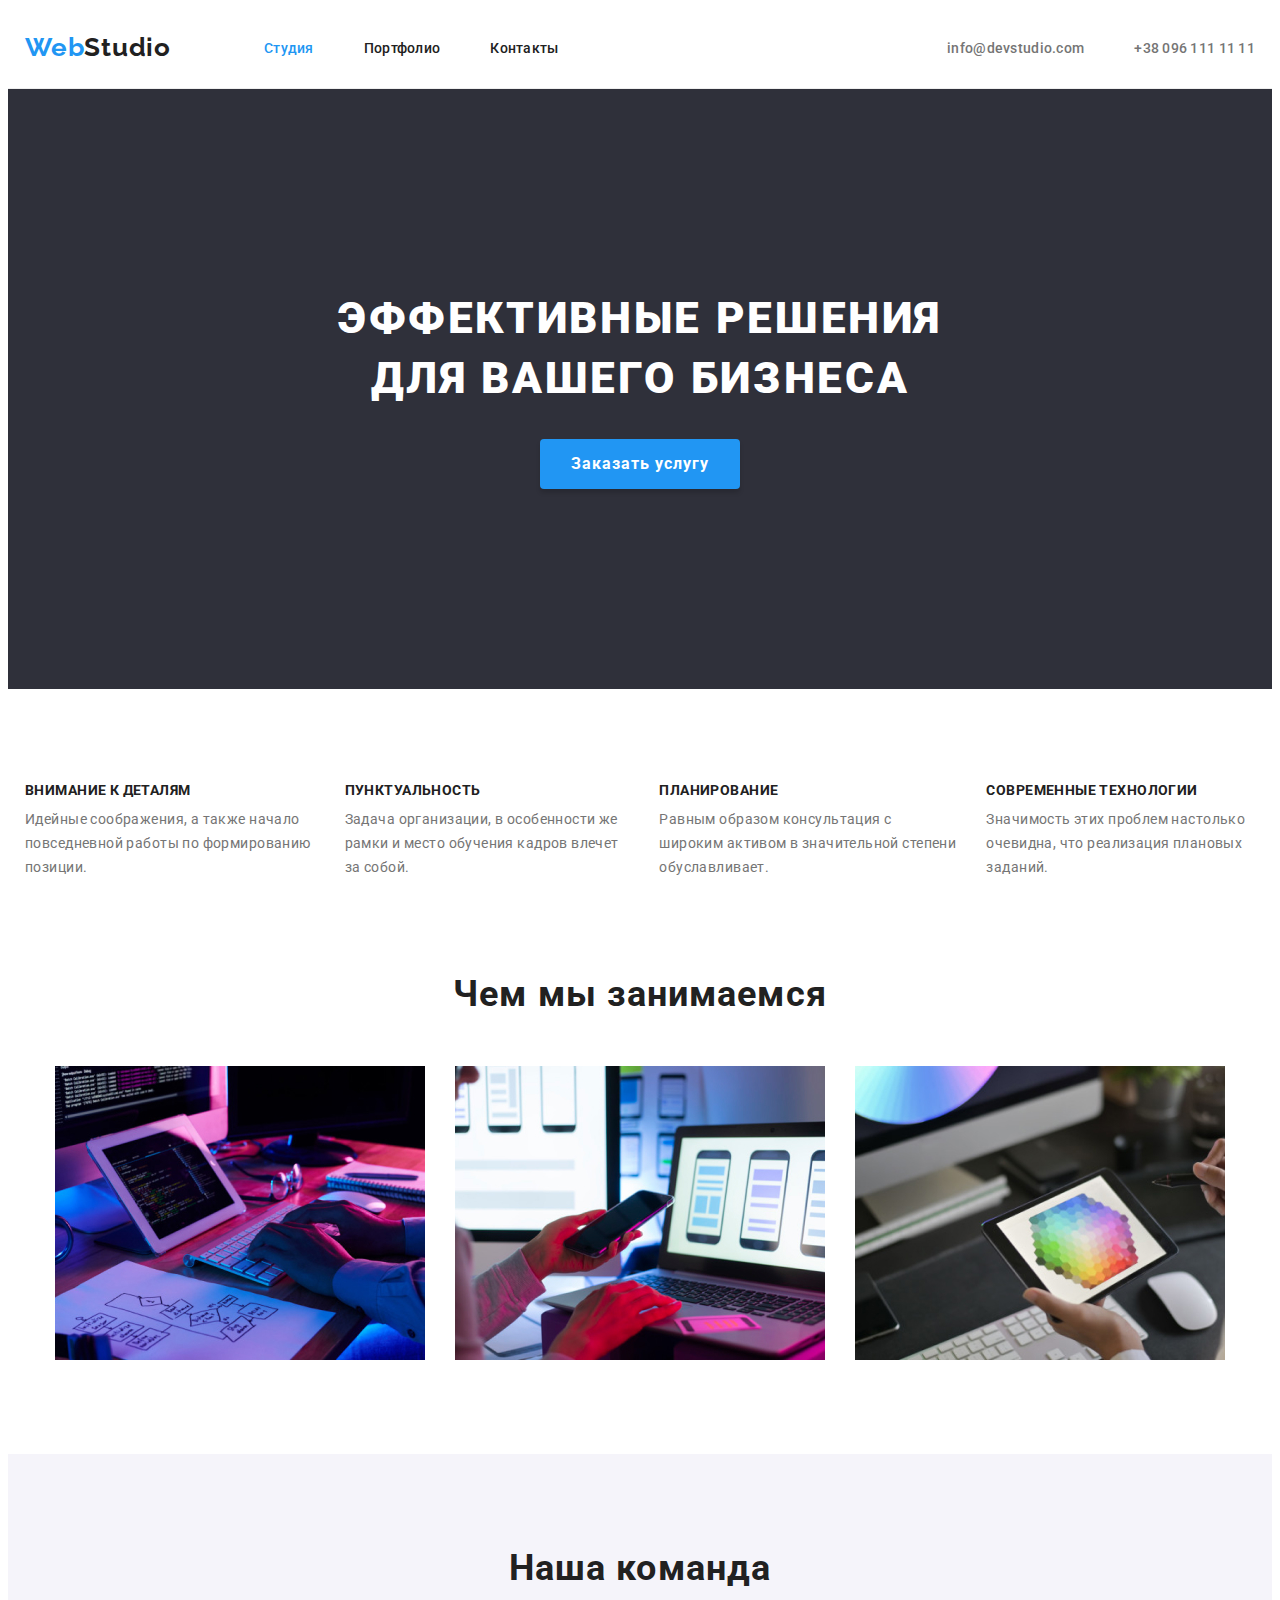
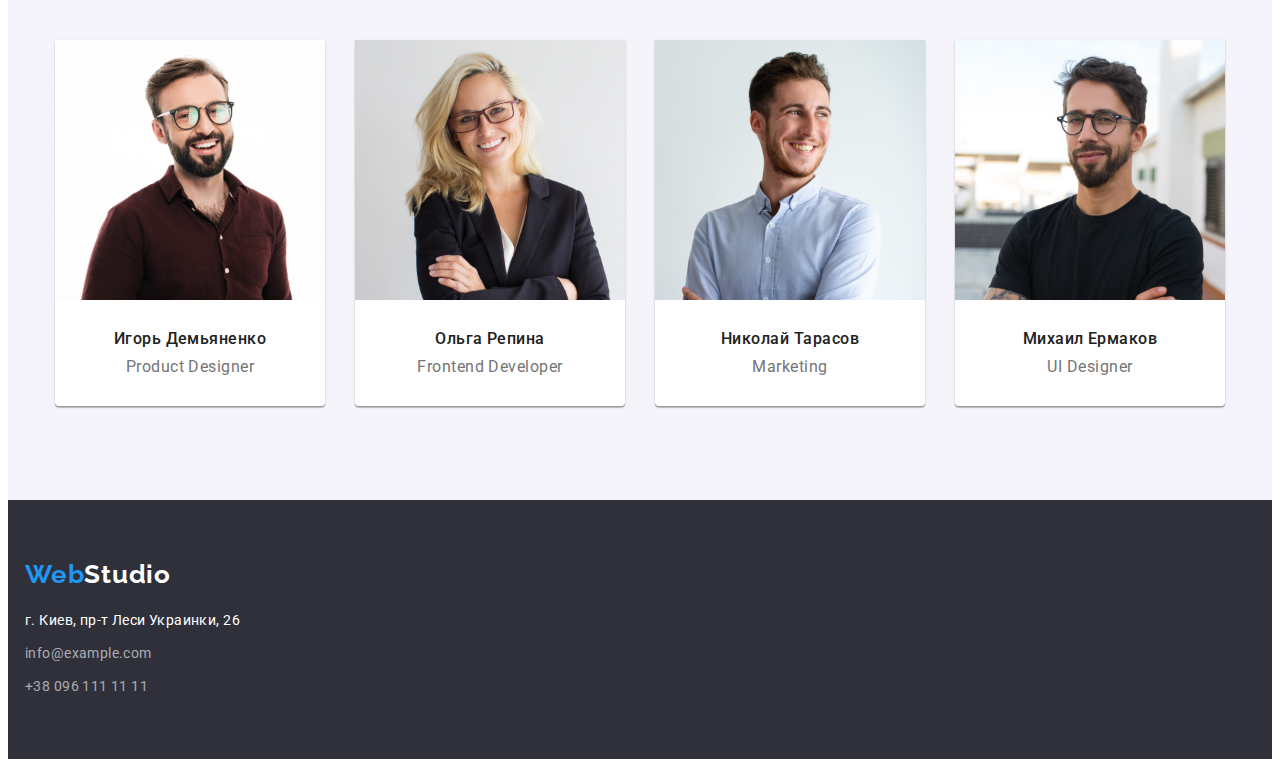
<file: index.html>
<!DOCTYPE html>
<html lang="ru">
  <head>
    <meta charset="UTF-8" />
    <meta http-equiv="X-UA-Compatible" content="IE=edge" />
    <meta name="viewport" content="width=device-width, initial-scale=1.0" />
    <link rel="preconnect" href="https://fonts.googleapis.com" />
    <link rel="preconnect" href="https://fonts.gstatic.com" crossorigin />
    <link
      href="https://fonts.googleapis.com/css2?family=Raleway:wght@700&family=Roboto:wght@400;500;700;900&display=swap"
      rel="stylesheet"
    />
    <link
      rel="stylesheet"
      href="https://cdnjs.cloudflare.com/ajax/libs/modern-normalize/1.1.0/modern-normalize.min.css"
      integrity="sha512-wpPYUAdjBVSE4KJnH1VR1HeZfpl1ub8YT/NKx4PuQ5NmX2tKuGu6U/JRp5y+Y8XG2tV+wKQpNHVUX03MfMFn9Q=="
      crossorigin="anonymous"
      referrerpolicy="no-referrer"
    />
    <link rel="stylesheet" href="./css/styles.css" />
    <title>WebStudio</title>
  </head>
  <!----------------------------------------Header site------------------------------------>
  <body>
    <header class="header">
      <div class="header container">
        <a href="./index.html" class="top-logo link">
          Web<span class="header-logo">Studio</span>
        </a>
        <nav class="header-nav">
          <ul class="header-nav-list list">
            <li class="header-nav-links"><a href="" class="link current">Студия</a></li>
            <li class="header-nav-links"><a href="./portfolio.html" class="link">Портфолио</a></li>
            <li class="header-nav-links"><a href="" class="link">Контакты</a></li>
          </ul>
        </nav>

        <ul class="header-contacts list">
          <li class="header-contacts-item">
            <a href="mailto:info@devstudio.com" class="header-email-first link"
              >info@devstudio.com</a
            >
          </li>
          <li class="header-contacts-item">
            <a href="tel:+380961111111" class="header-tel-first link">+38 096 111 11 11</a>
          </li>
        </ul>
      </div>
    </header>

    <main>
      <!--------------------------------------------Hero------------------------------->
      <section class="hero">
        <div class="container">
          <h1 class="hero-title">Эффективные решения для вашего бизнеса</h1>
          <button type="button" class="hero-button primary">Заказать услугу</button>
        </div>
      </section>
      <!--------------------------------------------Peculiarities--------------------->

      <section class="section peculiarities">
        <div class="container">
          <h2 class="visually-hidden">Особенности</h2>
          <ul class="peculiarities-list list">
            <li class="peculiarities-items">
              <h3 class="peculiarities-title">Внимание к деталям</h3>
              <p class="peculiarities-desc">
                Идейные соображения, а также начало повседневной работы по формированию позиции.
              </p>
            </li>
            <li class="peculiarities-items">
              <h3 class="peculiarities-title">Пунктуальность</h3>
              <p class="peculiarities-desc">
                Задача организации, в особенности же рамки и место обучения кадров влечет за собой.
              </p>
            </li>
            <li class="peculiarities-items">
              <h3 class="peculiarities-title">Планирование</h3>
              <p class="peculiarities-desc">
                Равным образом консультация с широким активом в значительной степени обуславливает.
              </p>
            </li>
            <li class="peculiarities-items">
              <h3 class="peculiarities-title">Современные технологии</h3>
              <p class="peculiarities-desc">
                Значимость этих проблем настолько очевидна, что реализация плановых заданий.
              </p>
            </li>
          </ul>
        </div>
      </section>
      <!--------------------------------------What are we doing--------------------------------------------------->
      <section class="section work">
        <div class="container">
          <h2 class="work-title">Чем мы занимаемся</h2>
          <ul class="work-list list">
            <li class="work-image">
              <img src="./images/img1.jpg" alt="Планшет" width="370" />
            </li>
            <li class="work-image">
              <img src="./images/img2.jpg" alt="Ноутбук" width="370" />
            </li>
            <li class="work-image">
              <img src="./images/img3.jpg" alt="Телефон" width="370" />
            </li>
          </ul>
        </div>
      </section>
      <!---------------------------------------Command-list------------------------------------>
      <section class="section command">
        <div class="container">
          <h2 class="command-title">Наша команда</h2>
          <ul class="command-list list">
            <li class="command-image">
              <img src="images/foto/img1.jpg" alt="Игорь" width="270" />
              <h3 class="name-title">Игорь Демьяненко</h3>
              <p lang="en" class="speciality-user">Product Designer</p>
            </li>
            <li class="command-image">
              <img src="images/foto/img2.jpg" alt="Ольга" width="270" />
              <h3 class="name-title">Ольга Репина</h3>
              <p lang="en" class="speciality-user">Frontend Developer</p>
            </li>
            <li class="command-image">
              <img src="images/foto/img3.jpg" alt="Николай" width="270" />
              <h3 class="name-title">Николай Тарасов</h3>
              <p lang="en" class="speciality-user">Marketing</p>
            </li>
            <li class="command-image">
              <img src="images/foto/img4.jpg" alt="Михаил" width="270" />
              <h3 class="name-title">Михаил Ермаков</h3>
              <p lang="en" class="speciality-user">UI Designer</p>
            </li>
          </ul>
        </div>
      </section>
    </main>

    <!------------------------------------------Footer----------------------------------------->
    <footer class="footer">
      <div class="container">
        <a href="./index.html" class="bottom-logo link">
          Web<span class="footer-logo">Studio</span>
        </a>
        <address class="footer-address">
          <ul class="footer-list list">
            <li class="footer-map">
              <a
                href="https://bit.ly/3pXMvUd"
                target="_blank"
                rel="noopener noreferrer"
                class="footer-map link"
                >г. Киев, пр-т Леси Украинки, 26</a
              >
            </li>
            <li class="footer-email">
              <a href="mailto:info@devstudio.com" class="footer-email link">info@example.com</a>
            </li>
            <li class="footer-tel">
              <a href="tel:+380961111111" class="footer-tel link">+38 096 111 11 11</a>
            </li>
          </ul>
        </address>
      </div>
    </footer>
  </body>
</html>
</file>
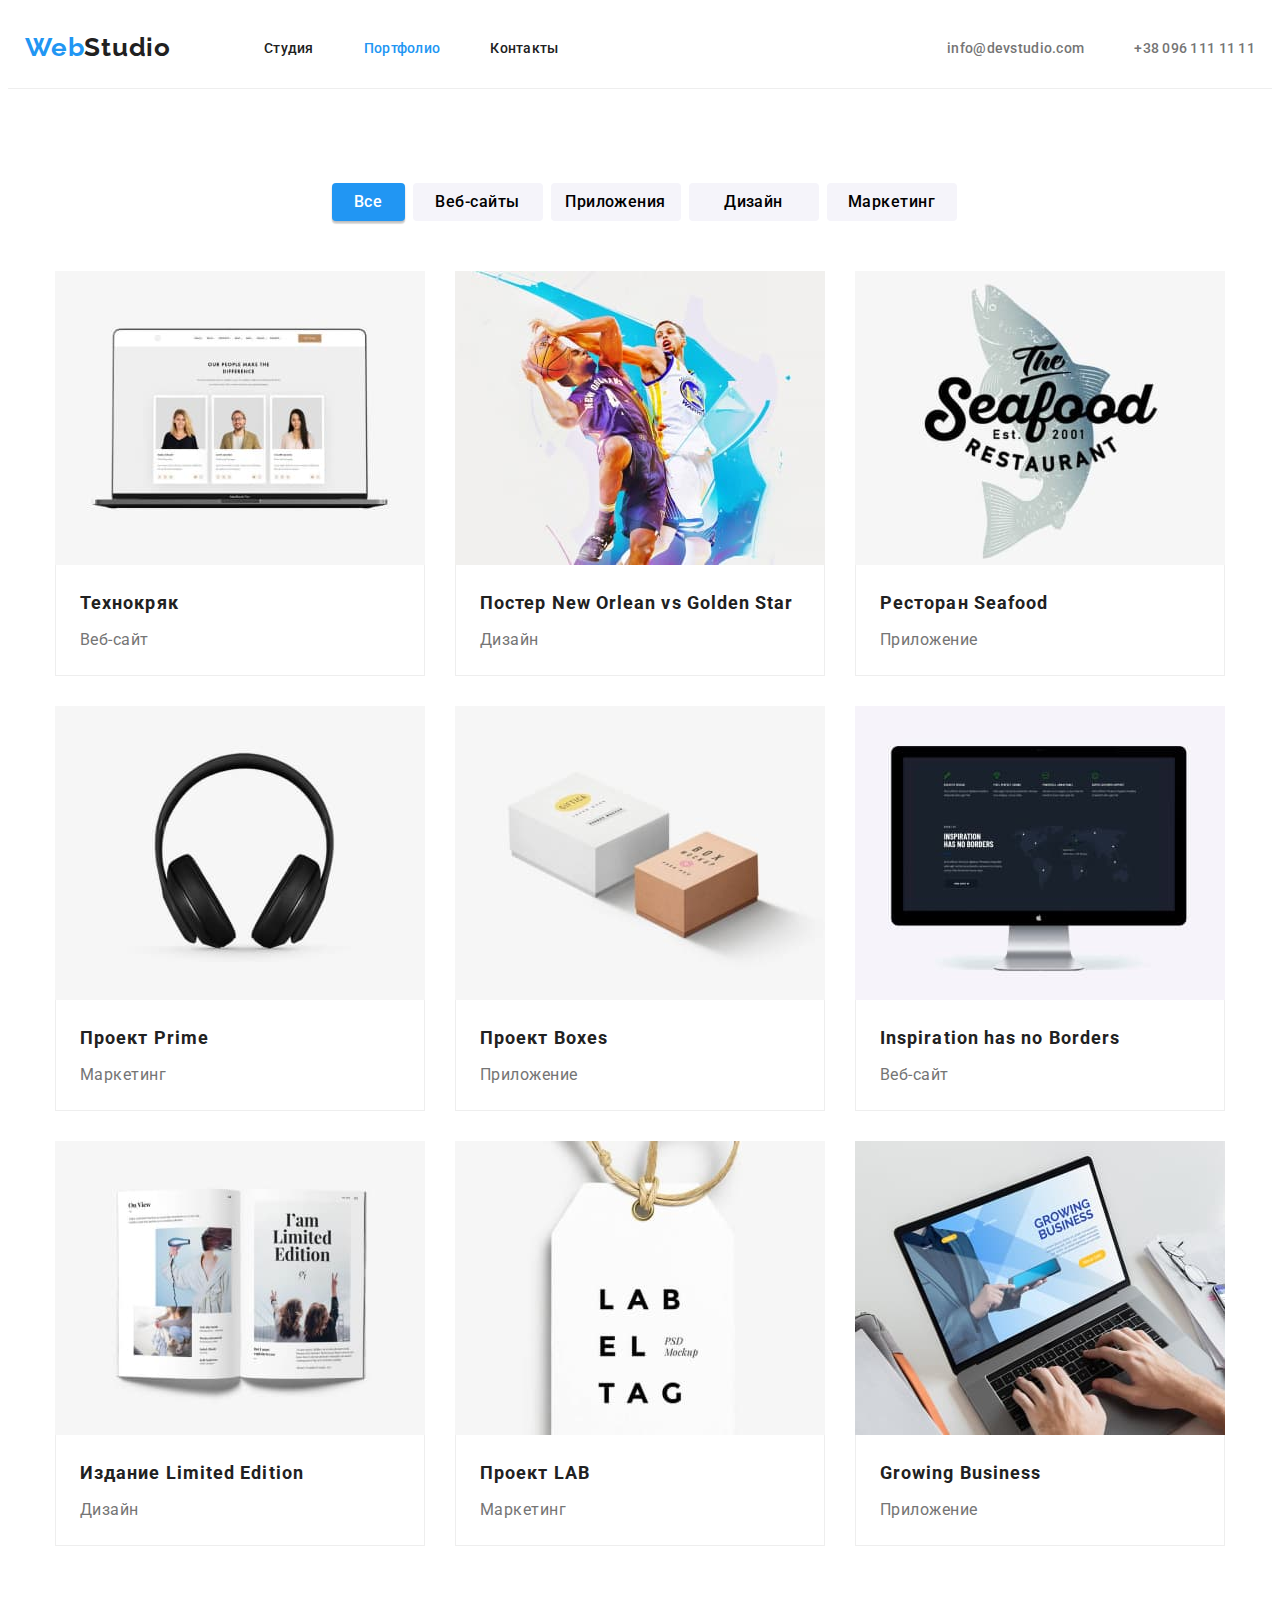
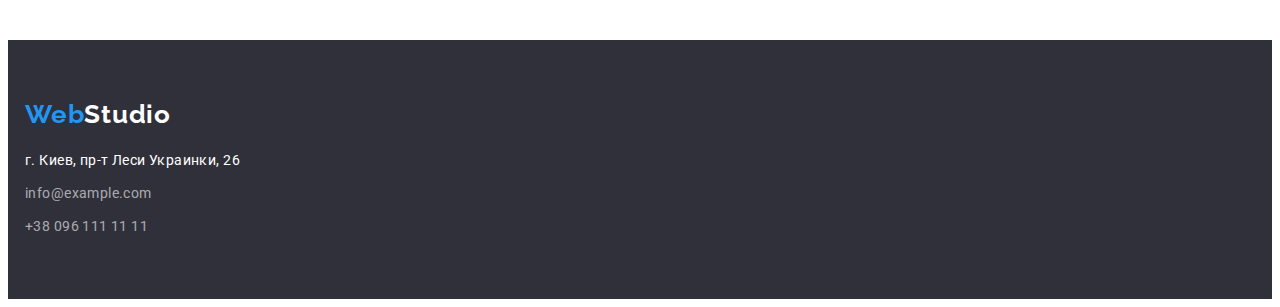
<file: portfolio.html>
<!DOCTYPE html>
<html lang="ru">
  <head>
    <meta charset="UTF-8" />
    <meta http-equiv="X-UA-Compatible" content="IE=edge" />
    <meta name="viewport" content="width=device-width, initial-scale=1.0" />
    <link rel="preconnect" href="https://fonts.googleapis.com" />
    <link rel="preconnect" href="https://fonts.gstatic.com" crossorigin />
    <link
      href="https://fonts.googleapis.com/css2?family=Raleway:wght@700&family=Roboto:wght@400;500;700;900&display=swap"
      rel="stylesheet"
    />
    <link
      rel="stylesheet"
      href="https://cdnjs.cloudflare.com/ajax/libs/modern-normalize/1.1.0/modern-normalize.min.css"
      integrity="sha512-wpPYUAdjBVSE4KJnH1VR1HeZfpl1ub8YT/NKx4PuQ5NmX2tKuGu6U/JRp5y+Y8XG2tV+wKQpNHVUX03MfMFn9Q=="
      crossorigin="anonymous"
      referrerpolicy="no-referrer"
    />
    <link rel="stylesheet" href="./css/styles.css" />
    <title>Portfolio</title>
  </head>
  <!----------------------------------------------Header site--------------------------->
  <body>
    <header class="header">
      <div class="header container">
        <a href="./index.html" class="top-logo link">
          Web<span class="header-logo">Studio</span>
        </a>
        <nav class="header-nav">
          <ul class="header-nav-list list">
            <li class="header-nav-links"><a href="./index.html" class="link">Студия</a></li>
            <li class="header-nav-links"><a href="" class="link current">Портфолио</a></li>
            <li class="header-nav-links"><a href="" class="link">Контакты</a></li>
          </ul>
        </nav>

        <ul class="header-contacts list">
          <li class="header-contacts-item">
            <a href="mailto:info@devstudio.com" class="header-email-first link"
              >info@devstudio.com</a
            >
          </li>
          <li class="header-contacts-item">
            <a href="tel:+380961111111" class="header-tel-first link">+38 096 111 11 11</a>
          </li>
        </ul>
      </div>
    </header>
    <!------------------------------------------------Filters---------------------------------->
    <main>
      <section class="section filters">
        <div class="container">
          <h1 class="visually-hidden">Информационный блок</h1>
          <ul class="filter-list list">
            <li class="filter-btn">
              <button type="button" class="portfolio-button primary link">Все</button>
            </li>
            <li class="filter-btn">
              <button type="button" class="portfolio-button link">Веб-сайты</button>
            </li>
            <li class="filter-btn">
              <button type="button" class="portfolio-button link">Приложения</button>
            </li>
            <li class="filter-btn">
              <button type="button" class="portfolio-button link">Дизайн</button>
            </li>
            <li class="filter-btn">
              <button type="button" class="portfolio-button link">Маркетинг</button>
            </li>
          </ul>

          <!--------------------------------------------Foto progects---------------------------->
          <div class="progect">
            <ul class="progect-image-list list">
              <li class="progect-img-item">
                <a href="" class="link">
                  <img
                    src="./images/progect-table-img/1.jpg"
                    alt="демонстрация экрана"
                    width="370"
                    height="294"
                  />
                  <div class="progect-title-text">
                    <h2 class="progect-title">Технокряк</h2>
                    <p class="progect-text">Веб-сайт</p>
                  </div>
                </a>
              </li>
              <li class="progect-img-item">
                <a href="" class="link">
                  <img
                    src="./images/progect-table-img/2.jpg"
                    alt="баскетболисты"
                    width="370"
                    height="294"
                  />
                  <div class="progect-title-text">
                    <h2 class="progect-title">
                      Постер <span lang="en">New Orlean vs Golden Star</span>
                    </h2>
                    <p class="progect-text">Дизайн</p>
                  </div>
                </a>
              </li>
              <li class="progect-img-item">
                <a href="" class="link">
                  <img
                    src="./images/progect-table-img/3.jpg"
                    alt="логотип ресторана"
                    width="370"
                    height="294"
                  />
                  <div class="progect-title-text">
                    <h2 class="progect-title">Ресторан <span lang="en">Seafood</span></h2>
                    <p class="progect-text">Приложение</p>
                  </div>
                </a>
              </li>
              <li class="progect-img-item">
                <a href="" class="link">
                  <img
                    src="./images/progect-table-img/4.jpg"
                    alt="наушники"
                    width="370"
                    height="294"
                  />
                  <div class="progect-title-text">
                    <h2 class="progect-title">Проект <span lang="en">Prime</span></h2>
                    <p class="progect-text">Маркетинг</p>
                  </div>
                </a>
              </li>
              <li class="progect-img-item">
                <a href="" class="link">
                  <img
                    src="./images/progect-table-img/5.jpg"
                    alt="коробки"
                    width="370"
                    height="294"
                  />
                  <div class="progect-title-text">
                    <h2 class="progect-title">Проект <span lang="en">Boxes</span></h2>
                    <p class="progect-text">Приложение</p>
                  </div>
                </a>
              </li>
              <li class="progect-img-item">
                <a href="" class="link">
                  <img
                    src="./images/progect-table-img/6.jpg"
                    alt="монитор"
                    width="370"
                    height="294"
                  />
                  <div class="progect-title-text">
                    <h2 class="progect-title" lang="en">Inspiration has no Borders</h2>
                    <p class="progect-text">Веб-сайт</p>
                  </div>
                </a>
              </li>
              <li class="progect-img-item">
                <a href="" class="link">
                  <img
                    src="./images/progect-table-img/7.jpg"
                    alt="журнал"
                    width="370"
                    height="294"
                  />
                  <div class="progect-title-text">
                    <h2 class="progect-title">Издание <span lang="en">Limited Edition</span></h2>
                    <p class="progect-text">Дизайн</p>
                  </div>
                </a>
              </li>
              <li class="progect-img-item">
                <a href="" class="link">
                  <img
                    src="./images/progect-table-img/8.jpg"
                    alt="ярлык"
                    width="370"
                    height="294"
                  />
                  <div class="progect-title-text">
                    <h2 class="progect-title">Проект <span lang="en">LAB</span></h2>
                    <p class="progect-text">Маркетинг</p>
                  </div>
                </a>
              </li>
              <li class="progect-img-item">
                <a href="" class="link">
                  <img
                    src="./images/progect-table-img/9.jpg"
                    alt="ноутбук"
                    width="370"
                    height="294"
                  />
                  <div class="progect-title-text">
                    <h2 class="progect-title" lang="en">Growing Business</h2>
                    <p class="progect-text">Приложение</p>
                  </div>
                </a>
              </li>
            </ul>
          </div>
        </div>
      </section>
    </main>

    <!-------------------------------------------------------Footer------------------------------------->
    <footer class="footer">
      <div class="container">
        <a href="./index.html" class="bottom-logo link">
          Web<span class="footer-logo">Studio</span>
        </a>
        <address class="footer-address">
          <ul class="footer-list list">
            <li class="footer-map">
              <a
                href="https://bit.ly/3pXMvUd"
                target="_blank"
                rel="noopener noreferrer"
                class="footer-map link"
                >г. Киев, пр-т Леси Украинки, 26</a
              >
            </li>
            <li class="footer-email">
              <a href="mailto:info@devstudio.com" class="footer-email link">info@example.com</a>
            </li>
            <li class="footer-tel">
              <a href="tel:+380961111111" class="footer-tel link">+38 096 111 11 11</a>
            </li>
          </ul>
        </address>
      </div>
    </footer>
  </body>
</html>
</file>
<file: css/styles.css>
/*Стили для index.html*/

/* цвет основного текста #212121 */
/* вторичный цвет текста #757575 */
/* белый #FFFFFF */
/* акцент #2196F3 */
/* вторичный цвет фона #2F303A */

:root {
  --primary-text-color: #212121;
  --title-text-color: #757575;
  --accent-color: #2196f3;
  --primary-white-color: #ffffff;
  --secondary-background-color: #2f303a;
  --section-background-color: #f5f4fa;
  --border-color: #eeeeee;
}

body {
  font-family: 'Roboto', 'Raleway', sans-serif;
  background-color: var(--primary-white-color);
  color: var(--primary-text-color);
  font-size: 14px;
  letter-spacing: 0.03em;
}

p,
h1,
h2,
h3 {
  margin: 0;
}

ul {
  padding: 0;
  margin: 0;
}

img {
  display: block;
  max-width: 100%;
  height: auto;
}

.link {
  text-decoration: none;
}

.list {
  list-style: none;
}

.container {
  width: 1230px;
  padding-left: 15px;
  padding-right: 15px;
  margin: 0 auto;
}

.visually-hidden {
  position: absolute;
  white-space: nowrap;
  width: 1px;
  height: 1px;
  overflow: hidden;
  border: 0;
  padding: 0;
  clip: rect(0 0 0 0);
  clip-path: inset(50%);
  margin: -1px;
}

/*-------------------------------Header site-----------------------*/

.header {
  height: 80px;
  border-bottom: 1px solid var(--border-color);
}

.header .container {
  display: flex;
  align-items: center;
}

.top-logo {
  font-family: 'Raleway';
  font-style: normal;
  font-weight: 700;
  font-size: 26px;
  line-height: 1.12;
  letter-spacing: 0.03em;
  color: var(--accent-color);

  margin-right: 93px;
  padding-top: 24px;
  padding-bottom: 25px;
}

.header-logo {
  color: var(--primary-text-color);
}

.header-nav-list {
  display: flex;
  margin-left: auto;
}

.header-nav-links > .link.current {
  background-color: var(--primary-white-color);
  color: var(--accent-color);
}

.header-nav-links .link:hover,
.header-nav-links .link:focus {
  background-color: var(--primary-white-color);
  color: var(--accent-color);
}

.header-nav-links > .link {
  font-style: normal;
  font-weight: 500;
  font-size: 14px;
  line-height: 1.14;
  letter-spacing: 0.02em;
  color: var(--primary-text-color);

  padding-top: 32px;
  padding-bottom: 32px;
}

.header-nav-links:not(:last-child) {
  margin-right: 50px;
}

.header-contacts {
  display: flex;
  margin-left: auto;
}

.header-contacts .link:hover,
.header-contacts .link:focus {
  background-color: var(--primary-white-color);
  color: var(--accent-color);
}

.header-email-first {
  margin-right: 50px;
}

.header-email-first,
.header-tel-first,
.header-email-second,
.header-tel-second {
  font-style: normal;
  font-weight: 500;
  font-size: 14px;
  line-height: 1.14;
  letter-spacing: 0.02em;
  color: var(--title-text-color);

  padding-top: 32px;
  padding-bottom: 32px;
}

/*----------------------------------Hero----------------------------*/

.hero {
  background-color: var(--secondary-background-color);
  padding-top: 200px;
  padding-bottom: 200px;
}

.hero-title {
  font-weight: 900;
  font-size: 44px;
  line-height: 1.36;
  text-align: center;
  letter-spacing: 0.06em;
  text-transform: uppercase;
  color: var(--primary-white-color);

  margin: 0 auto;
  margin-bottom: 30px;
  max-width: 696px;
}

/*-------------------------------HeroButton--------------------------*/

.hero-button.primary {
  font-family: 'Roboto';
  font-style: normal;
  font-weight: 700;
  min-width: 200px;
  height: 50px;
  font-size: 16px;
  line-height: 1.88;
  display: flex;
  align-items: center;
  text-align: center;
  justify-content: center;
  letter-spacing: 0.06em;
  box-shadow: 0px 4px 4px rgba(0, 0, 0, 0.15);
  border-radius: 4px;
  border: none;
  background-color: var(--accent-color);
  color: var(--primary-white-color);

  margin: 0 auto;
}

/*----------------------------------Peculiarities-------------------*/
.section {
  padding-top: 94px;
  padding-bottom: 94px;
}

.peculiarities-list {
  display: flex;
}

.peculiarities-items:not(:last-child) {
  margin-right: 30px;
}

.peculiarities-title {
  font-weight: 700;
  font-size: 14px;
  line-height: 1.13;
  letter-spacing: 0.03em;
  text-transform: uppercase;
  color: var(--primary-text-color);

  margin-bottom: 10px;
}

.peculiarities-desc {
  line-height: 1.71;
  color: var(--title-text-color);
}
.peculiarities-list,
.title {
  color: var(--primary-text-color);
}

/*----------------------------------What are we doing--------------*/

.work {
  padding-top: 0;
}

.work-list {
  display: flex;
  justify-content: center;
}

.work-image:not(:last-child) {
  margin-right: 30px;
}

.work-title {
  font-weight: 700;
  font-size: 36px;
  line-height: 1.16;
  text-align: center;
  letter-spacing: 0.03em;
  color: var(--primary-text-color);

  margin-bottom: 50px;
}

.work-list,
.title {
  color: var(--primary-text-color);
}

/*-------------------------------Command-list-----------------------*/
.command {
  background-color: var(--section-background-color);
}

.command-list,
.name-title {
  color: var(--primary-text-color);
}

.command-title {
  font-weight: 700;
  font-size: 36px;
  line-height: 1.16;
  text-align: center;
  letter-spacing: 0.03em;
  color: var(--primary-text-color);

  margin-bottom: 50px;
}

.command-list {
  display: flex;
  list-style: none;
  padding: 0;
  margin: 0;
  justify-content: center;
}

.command-image:not(:last-child) {
  margin-right: 30px;
}

.command-image {
  background: var(--primary-white-color);
  box-shadow: 0px 1px 3px rgba(0, 0, 0, 0.12), 0px 1px 1px rgba(0, 0, 0, 0.14),
    0px 2px 1px rgba(0, 0, 0, 0.2);
  border-radius: 0px 0px 4px 4px;
}

.name-title {
  font-weight: 500;
  font-size: 16px;
  line-height: 1.12;
  text-align: center;
  letter-spacing: 0.03em;
  color: var(--primary-text-color);

  margin-top: 30px;
  margin-bottom: 10px;
}

.speciality-user {
  font-size: 16px;
  line-height: 1.12;
  text-align: center;
  letter-spacing: 0.03em;
  color: var(--title-text-color);

  margin-bottom: 30px;
}

/*--------------------------------Footer----------------------------*/

.footer {
  background-color: var(--secondary-background-color);
  padding-top: 60px;
  padding-bottom: 60px;
}

.bottom-logo {
  font-family: 'Raleway';
  font-style: normal;
  font-weight: 700;
  font-size: 26px;
  line-height: 1.12;
  letter-spacing: 0.03em;
  color: var(--accent-color);
}

.footer-logo {
  color: var(--primary-white-color);
}

.footer-address {
  margin-top: 20px;
}

.footer-list {
  font-family: 'Roboto';
  font-style: normal;
  line-height: 1.71;
  letter-spacing: 0.03em;
  color: var(--primary-white-color);
}

.footer-map {
  line-height: 1.71;
  cursor: default;
  color: var(--primary-white-color);

  margin-bottom: 9px;
}

.footer-map .link:hover,
.footer-map .link:focus {
  background-color: var(--secondary-background-color);
  color: var(--accent-color);
}

.footer-email,
.footer-tel {
  line-height: 1.71;
  cursor: default;
  color: rgba(255, 255, 255, 0.6);

  margin-bottom: 9px;
}

.footer-tel {
  margin-bottom: 0;
}

.footer-email .link:hover,
.footer-email .link:focus,
.footer-tel .link:hover,
.footer-tel .link:focus {
  background-color: var(--secondary-background-color);
  color: var(--accent-color);
}

/*--------------------------Стили для portfolio.html----------------*/

.filter-list {
  display: flex;
  justify-content: center;
  margin-bottom: 50px;
}

.filter-list {
  font-weight: 500;
  font-size: 16px;
  line-height: 1.62;
  letter-spacing: 0.03em;
  color: var(--primary-text-color);
}

.filter-btn {
  margin-left: 8px;
}

.portfolio-button.primary {
  max-width: 73px;
  height: 38px;
  box-shadow: 0px 3px 1px rgba(0, 0, 0, 0.1), 0px 1px 2px rgba(0, 0, 0, 0.08),
    0px 2px 2px rgba(0, 0, 0, 0.12);
  border-radius: 4px;
  border: none;
  background-color: var(--accent-color);
  color: var(--primary-white-color);
}

.portfolio-button:hover,
.portfolio-button:focus {
  background-color: var(--accent-color);
  color: var(--primary-white-color);
}

.portfolio-button,
.filter-title {
  font-family: 'Roboto';
  font-style: normal;
  font-weight: 500;
  font-size: 16px;
  line-height: 1.62;
  letter-spacing: 0.03em;
  width: 130px;
  height: 38px;
  left: 976px;
  top: 174px;
  background: var(--section-background-color);
  border-radius: 4px;
  border: none;
}

/*-----------------------------------Foto progects----------------------------*/
.progect-image-list {
  display: flex;
  flex-wrap: wrap;
  justify-content: center;
  margin-right: -30px;
  margin-bottom: -30px;
}

.progect-img-item {
  background: var(--primary-white-color);
  margin-right: 30px;
  margin-bottom: 30px;
}

.progect-title-text {
  padding: 20px 24px 20px 24px;
  border-left: 1px solid var(--border-color);
  border-right: 1px solid var(--border-color);
  border-bottom: 1px solid var(--border-color);
}

.progect-title {
  font-weight: 700;
  font-size: 18px;
  line-height: 2;
  letter-spacing: 0.06em;
  color: var(--primary-text-color);

  margin-bottom: 4px;
}

.progect-text {
  font-size: 16px;
  line-height: 1.88;
  letter-spacing: 0.03em;
  color: var(--title-text-color);
}
</file>
